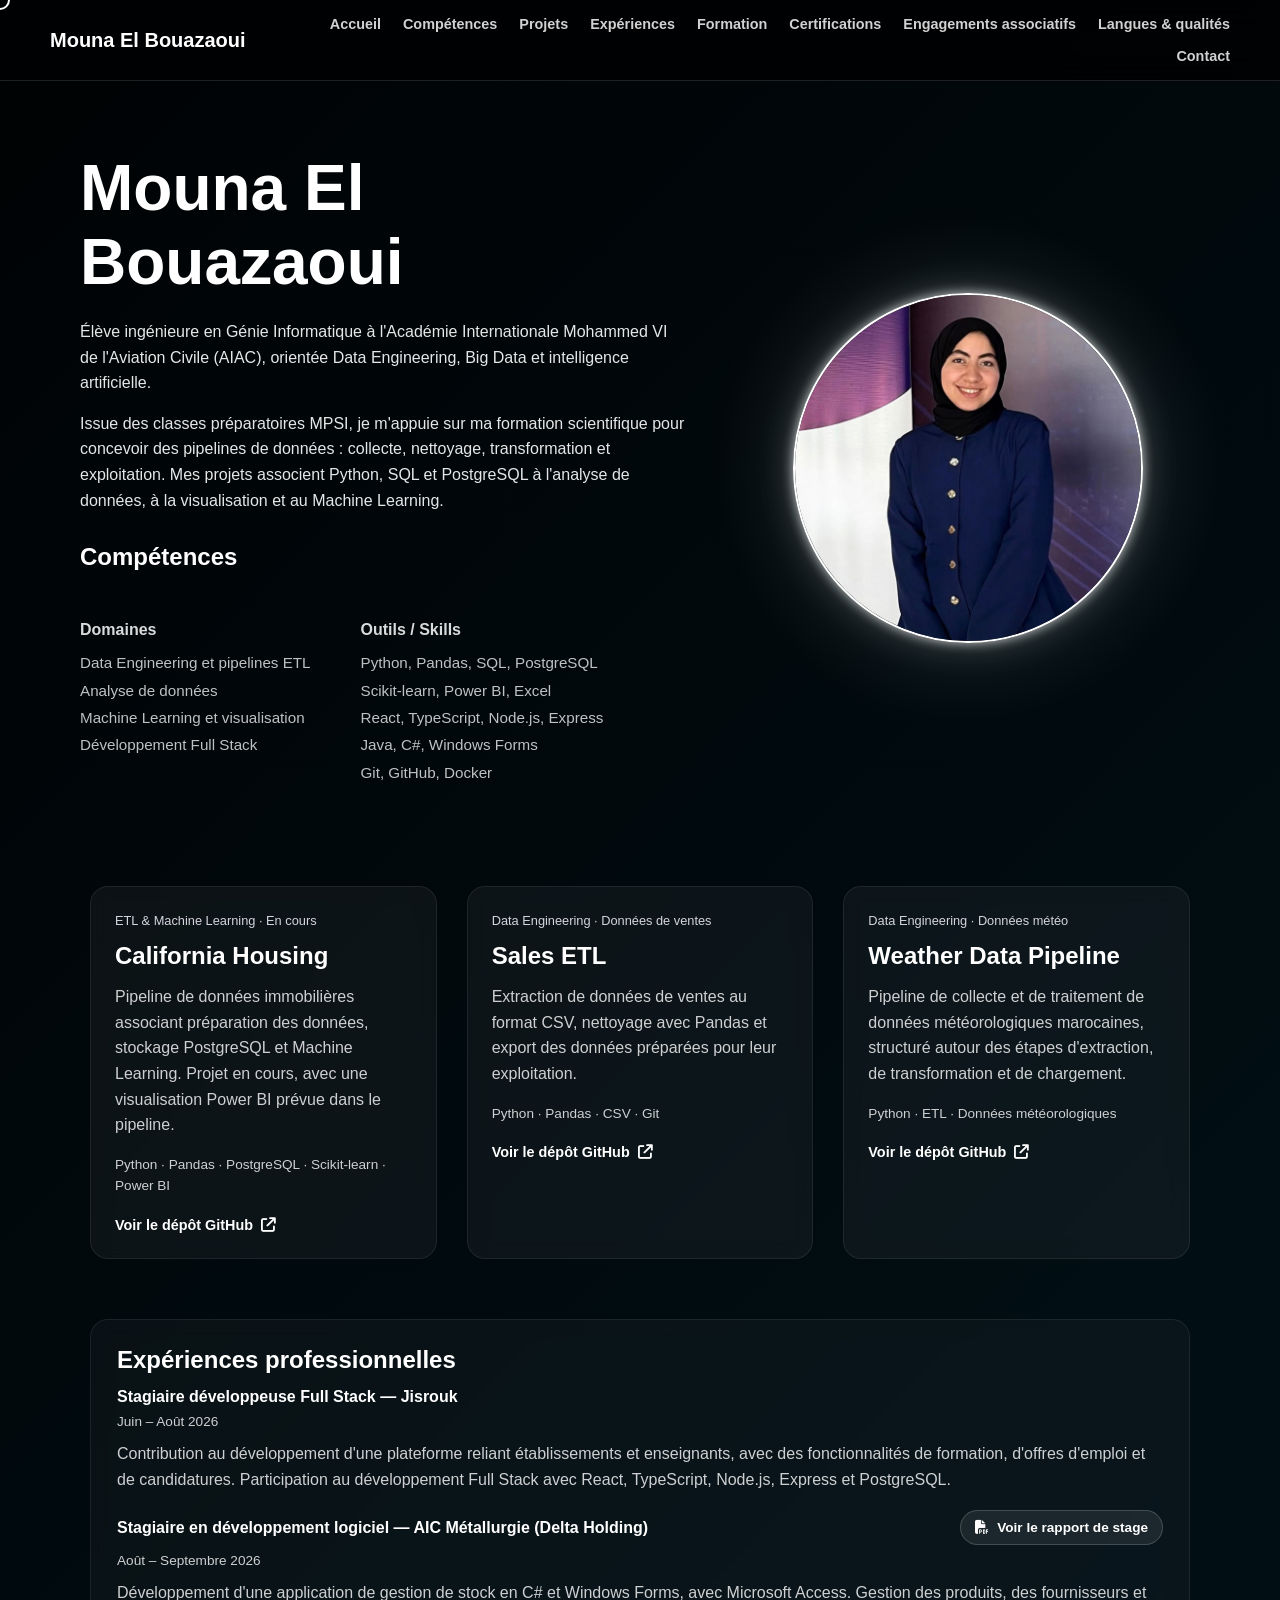
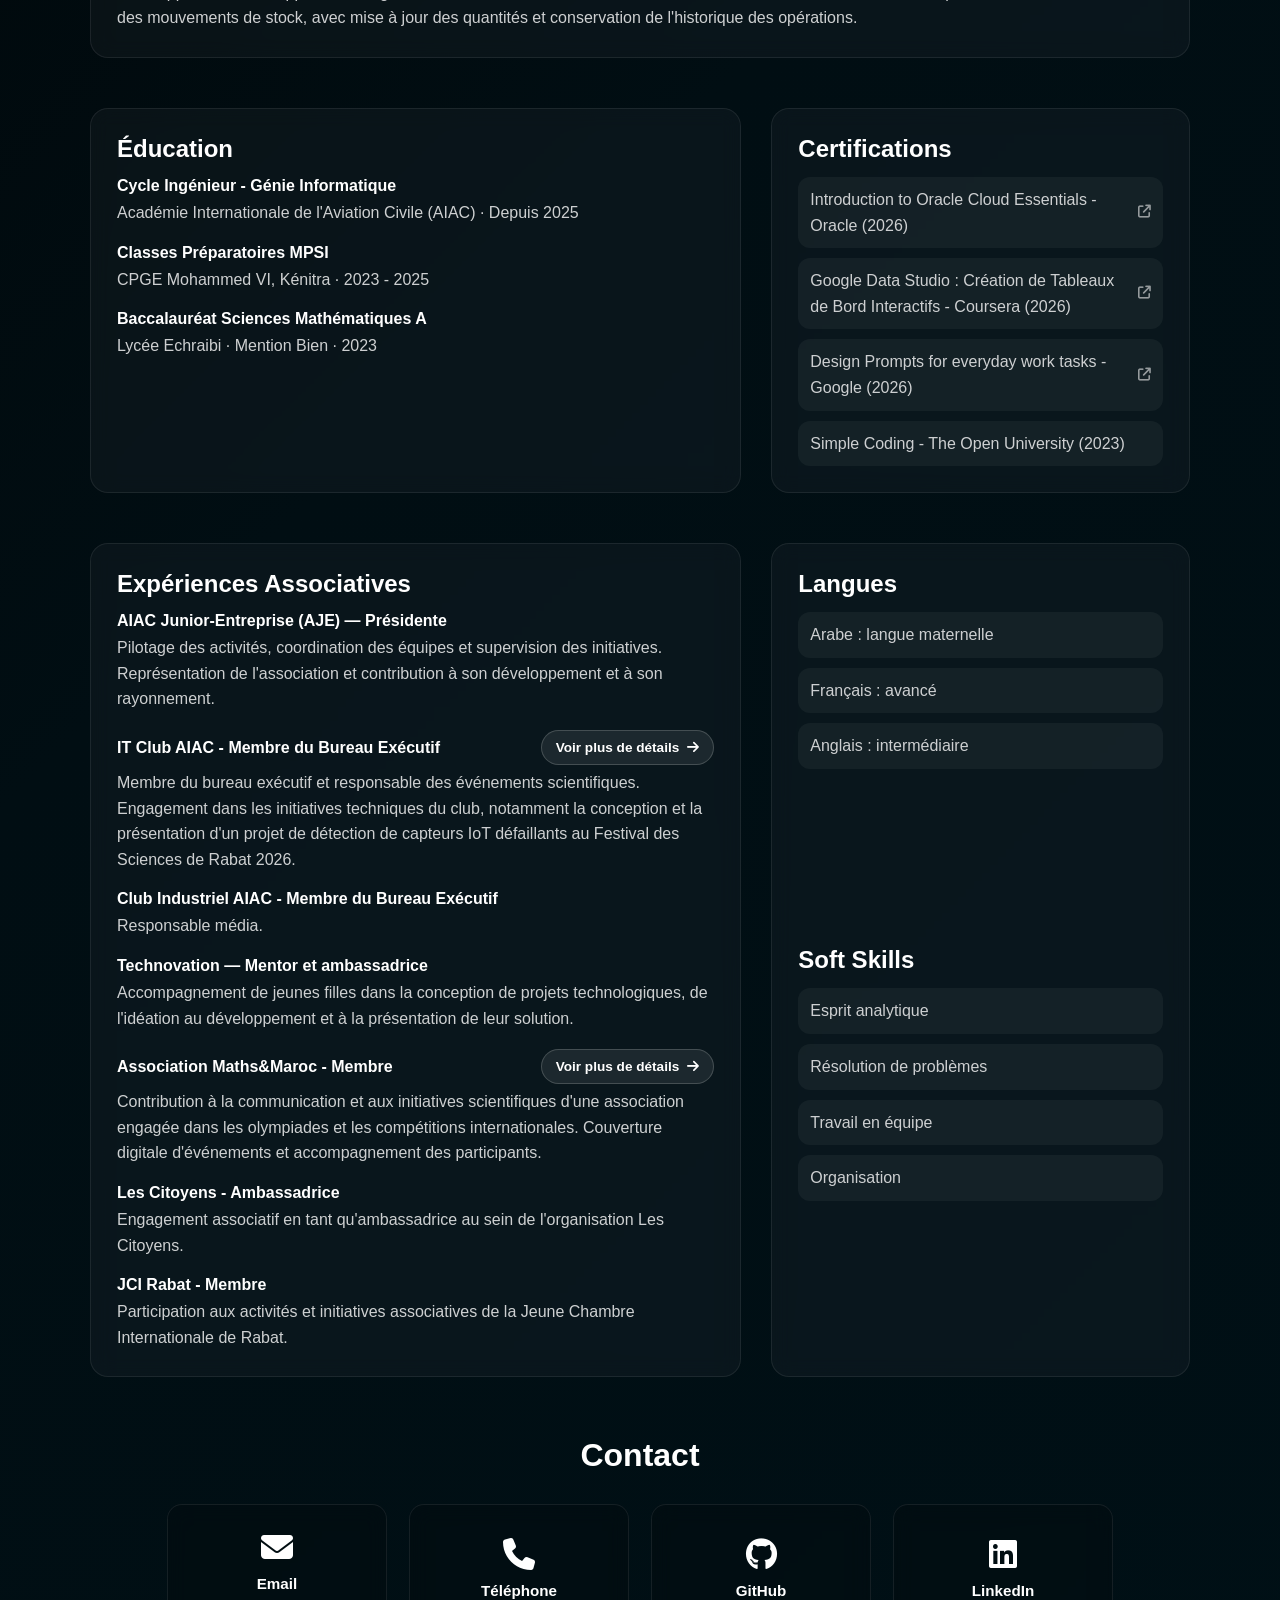
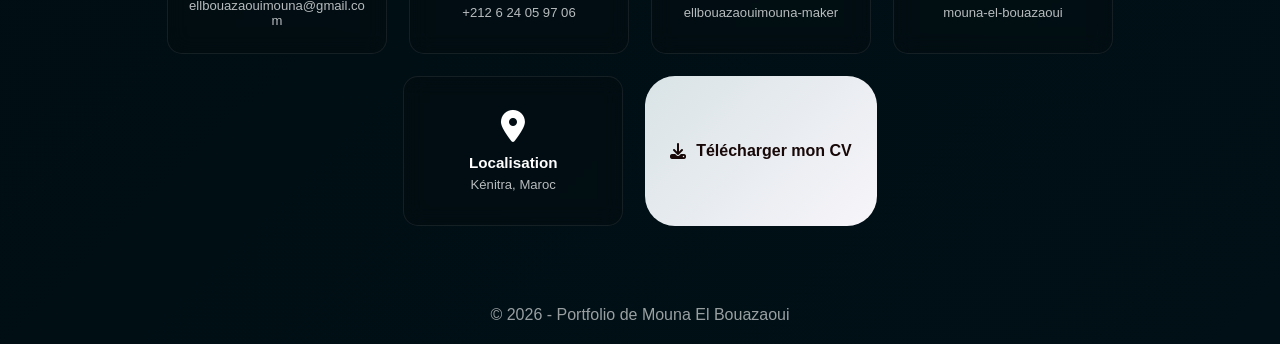
<file: index.html>
<!DOCTYPE html>
<html lang="fr">
<head>
    <meta charset="UTF-8">
    <meta name="viewport" content="width=device-width, initial-scale=1.0">
    <title>Mouna El Bouazaoui</title>
    <link rel="stylesheet" href="style.css">
    <link rel="stylesheet" href="https://cdnjs.cloudflare.com/ajax/libs/font-awesome/6.5.0/css/all.min.css">
</head>

<body>
    <div class="custom-cursor"></div>

    <header class="site-header">
        <nav class="navbar" aria-label="Navigation principale">
            <a class="navbar-brand" href="#accueil">Mouna El Bouazaoui</a>
            <div class="navbar-links">
                <a href="#accueil">Accueil</a>
                <a href="#competences">Compétences</a>
                <a href="#projets">Projets</a>
                <a href="#experiences">Expériences</a>
                <a href="#formation">Formation</a>
                <a href="#certifications">Certifications</a>
                <a href="#engagements">Engagements associatifs</a>
                <a href="#langues">Langues &amp; qualités</a>
                <a href="#contact">Contact</a>
            </div>
        </nav>
    </header>

    <main>
        <section class="hero" id="accueil">
            <div class="hero-text">
                <h1>Mouna El Bouazaoui</h1>

                <p class="subtitle">
                    Élève ingénieure en Génie Informatique à l'Académie Internationale Mohammed VI de l'Aviation Civile (AIAC), orientée Data Engineering, Big Data et intelligence artificielle.
                </p>

                <p>
                    Issue des classes préparatoires MPSI, je m'appuie sur ma formation scientifique pour concevoir des pipelines de données : collecte, nettoyage, transformation et exploitation. Mes projets associent Python, SQL et PostgreSQL à l'analyse de données, à la visualisation et au Machine Learning.
                </p>

                <div class="hero-info" id="competences">
                    <h2>Compétences</h2>
                    <div>
                        <h4>Domaines</h4>
                        <ul>
                            <li>Data Engineering et pipelines ETL</li>
                            <li>Analyse de données</li>
                            <li>Machine Learning et visualisation</li>
                            <li>Développement Full Stack</li>
                        </ul>
                    </div>

                    <div>
                        <h4>Outils / Skills</h4>
                        <ul>
                            <li>Python, Pandas, SQL, PostgreSQL</li>
                            <li>Scikit-learn, Power BI, Excel</li>
                            <li>React, TypeScript, Node.js, Express</li>
                            <li>Java, C#, Windows Forms</li>
                            <li>Git, GitHub, Docker</li>
                        </ul>
                    </div>
                </div>
            </div>

            <div class="hero-image">
                <div class="profile-visual">
                    <img src="assets/images/photo-mouna.png" alt="Photo de Mouna El Bouazaoui" onerror="this.style.display='none'; this.nextElementSibling.style.display='grid';">
                    <div class="profile-fallback" aria-hidden="true">MEB</div>
                </div>
            </div>
        </section>

        <section class="cards" id="projets" aria-label="Projets Data Engineering et Machine Learning">
            <a class="card" href="https://github.com/ellbouazaouimouna-maker/California-Housing-ETL-ML" target="_blank" rel="noopener noreferrer" aria-label="Voir le projet California Housing sur GitHub">
                <div class="card-content">
                    <span class="project-label">ETL &amp; Machine Learning · En cours</span>
                    <h2>California Housing</h2>
                    <p>Pipeline de données immobilières associant préparation des données, stockage PostgreSQL et Machine Learning. Projet en cours, avec une visualisation Power BI prévue dans le pipeline.</p>
                    <p class="project-stack">Python · Pandas · PostgreSQL · Scikit-learn · Power BI</p>
                    <span class="project-action">Voir le dépôt GitHub <i class="fas fa-arrow-up-right-from-square" aria-hidden="true"></i></span>
                </div>
            </a>

            <a class="card" href="https://github.com/ellbouazaouimouna-maker/Sales-ETL-Data-Engineering" target="_blank" rel="noopener noreferrer" aria-label="Voir le projet Sales ETL sur GitHub">
                <div class="card-content">
                    <span class="project-label">Data Engineering · Données de ventes</span>
                    <h2>Sales ETL</h2>
                    <p>Extraction de données de ventes au format CSV, nettoyage avec Pandas et export des données préparées pour leur exploitation.</p>
                    <p class="project-stack">Python · Pandas · CSV · Git</p>
                    <span class="project-action">Voir le dépôt GitHub <i class="fas fa-arrow-up-right-from-square" aria-hidden="true"></i></span>
                </div>
            </a>

            <a class="card" href="https://github.com/ellbouazaouimouna-maker/Weather-Data-Engineering-Pipeline" target="_blank" rel="noopener noreferrer" aria-label="Voir le projet Weather Data Engineering Pipeline sur GitHub">
                <div class="card-content">
                    <span class="project-label">Data Engineering · Données météo</span>
                    <h2>Weather Data Pipeline</h2>
                    <p>Pipeline de collecte et de traitement de données météorologiques marocaines, structuré autour des étapes d'extraction, de transformation et de chargement.</p>
                    <p class="project-stack">Python · ETL · Données météorologiques</p>
                    <span class="project-action">Voir le dépôt GitHub <i class="fas fa-arrow-up-right-from-square" aria-hidden="true"></i></span>
                </div>
            </a>
        </section>

        <section class="professional-experience" id="experiences" aria-labelledby="professional-experience-title">
            <article class="info-block">
                <h2 id="professional-experience-title">Expériences professionnelles</h2>
                <div class="timeline">
                    <div>
                        <div class="experience-heading">
                            <h3>Stagiaire développeuse Full Stack — Jisrouk</h3>
                        </div>
                        <p class="experience-date">Juin – Août 2026</p>
                        <p>Contribution au développement d'une plateforme reliant établissements et enseignants, avec des fonctionnalités de formation, d'offres d'emploi et de candidatures. Participation au développement Full Stack avec React, TypeScript, Node.js, Express et PostgreSQL.</p>
                    </div>
                    <div>
                        <div class="experience-heading">
                            <h3>Stagiaire en développement logiciel — AIC Métallurgie (Delta Holding)</h3>
                            <a class="report-link" href="output/pdf/rapport-stage-aic-metallurgie.pdf" target="_blank" rel="noopener noreferrer" aria-label="Voir le rapport du stage AIC Métallurgie au format PDF">
                                <i class="fas fa-file-pdf" aria-hidden="true"></i>
                                Voir le rapport de stage
                            </a>
                        </div>
                        <p class="experience-date">Août – Septembre 2026</p>
                        <p>Développement d'une application de gestion de stock en C# et Windows Forms, avec Microsoft Access. Gestion des produits, des fournisseurs et des mouvements de stock, avec mise à jour des quantités et conservation de l'historique des opérations.</p>
                    </div>
                </div>
            </article>
        </section>

        <section class="section-grid">
            <article class="info-block">
                <h2 id="formation">Éducation</h2>
                <div class="timeline">
                    <div>
                        <h3>Cycle Ingénieur - Génie Informatique</h3>
                        <p>Académie Internationale de l'Aviation Civile (AIAC) · Depuis 2025</p>
                    </div>
                    <div>
                        <h3>Classes Préparatoires MPSI</h3>
                        <p>CPGE Mohammed VI, Kénitra · 2023 - 2025</p>
                    </div>
                    <div>
                        <h3>Baccalauréat Sciences Mathématiques A</h3>
                        <p>Lycée Echraibi · Mention Bien · 2023</p>
                    </div>
                </div>
            </article>

            <article class="info-block">
                <h2 id="certifications">Certifications</h2>
                <ul class="pill-list">
                    <li>
                        <a class="certification-link" href="https://www.coursera.org/account/accomplishments/verify/Z0UGKLXMLCTJ" target="_blank" rel="noopener noreferrer" aria-label="Voir la certification Introduction to Oracle Cloud Essentials">
                            Introduction to Oracle Cloud Essentials - Oracle (2026)
                            <i class="fas fa-arrow-up-right-from-square" aria-hidden="true"></i>
                        </a>
                    </li>
                    <li>
                        <a class="certification-link" href="https://www.coursera.org/account/accomplishments/verify/S3KETOP39G07" target="_blank" rel="noopener noreferrer" aria-label="Voir la certification Google Data Studio sur Coursera">
                            Google Data Studio : Création de Tableaux de Bord Interactifs - Coursera (2026)
                            <i class="fas fa-arrow-up-right-from-square" aria-hidden="true"></i>
                        </a>
                    </li>
                    <li>
                        <a class="certification-link" href="https://www.coursera.org/account/accomplishments/verify/1ARHEZZU7ST5" target="_blank" rel="noopener noreferrer" aria-label="Voir la certification Design Prompts for everyday work tasks">
                            Design Prompts for everyday work tasks - Google (2026)
                            <i class="fas fa-arrow-up-right-from-square" aria-hidden="true"></i>
                        </a>
                    </li>
                    <li>Simple Coding - The Open University (2023)</li>
                </ul>
            </article>
        </section>

        <section class="section-grid">
            <article class="info-block">
                <h2 id="engagements">Expériences Associatives</h2>
                <div class="timeline">
                    <div>
                        <h3>AIAC Junior-Entreprise (AJE) — Présidente</h3>
                        <p>Pilotage des activités, coordination des équipes et supervision des initiatives. Représentation de l'association et contribution à son développement et à son rayonnement.</p>
                    </div>
                    <div>
                        <div class="experience-heading">
                            <h3>IT Club AIAC - Membre du Bureau Exécutif</h3>
                            <a class="details-link" href="club-it-aiac.html" target="_blank" rel="noopener noreferrer">
                                Voir plus de détails
                                <i class="fas fa-arrow-right" aria-hidden="true"></i>
                            </a>
                        </div>
                        <p>Membre du bureau exécutif et responsable des événements scientifiques. Engagement dans les initiatives techniques du club, notamment la conception et la présentation d'un projet de détection de capteurs IoT défaillants au Festival des Sciences de Rabat 2026.</p>
                    </div>
                    <div>
                        <h3>Club Industriel AIAC - Membre du Bureau Exécutif</h3>
                        <p>Responsable média.</p>
                    </div>
                    <div>
                        <h3>Technovation — Mentor et ambassadrice</h3>
                        <p>Accompagnement de jeunes filles dans la conception de projets technologiques, de l'idéation au développement et à la présentation de leur solution.</p>
                    </div>
                    <div>
                        <div class="experience-heading">
                            <h3>Association Maths&amp;Maroc - Membre</h3>
                            <a class="details-link" href="association-maths-maroc.html" target="_blank" rel="noopener noreferrer">
                                Voir plus de détails
                                <i class="fas fa-arrow-right" aria-hidden="true"></i>
                            </a>
                        </div>
                        <p>Contribution à la communication et aux initiatives scientifiques d'une association engagée dans les olympiades et les compétitions internationales. Couverture digitale d'événements et accompagnement des participants.</p>
                    </div>
                    <div>
                        <h3>Les Citoyens - Ambassadrice</h3>
                        <p>Engagement associatif en tant qu'ambassadrice au sein de l'organisation Les Citoyens.</p>
                    </div>
                    <div>
                        <h3>JCI Rabat - Membre</h3>
                        <p>Participation aux activités et initiatives associatives de la Jeune Chambre Internationale de Rabat.</p>
                    </div>
                </div>
            </article>

            <article class="info-block split-block" id="langues">
                <div>
                    <h2>Langues</h2>
                    <ul class="pill-list">
                        <li>Arabe : langue maternelle</li>
                        <li>Français : avancé</li>
                        <li>Anglais : intermédiaire</li>
                    </ul>
                </div>

                <div>
                    <h2>Soft Skills</h2>
                    <ul class="pill-list">
                        <li>Esprit analytique</li>
                        <li>Résolution de problèmes</li>
                        <li>Travail en équipe</li>
                        <li>Organisation</li>
                    </ul>
                </div>
            </article>
        </section>

        <section class="contact" id="contact">
            <h2>Contact</h2>

            <div class="contact-cards">
                <a href="mailto:ellbouazaouimouna@gmail.com" class="contact-card">
                    <i class="fas fa-envelope"></i>
                    <p>Email</p>
                    <span>ellbouazaouimouna@gmail.com</span>
                </a>

                <a href="tel:+212624059706" class="contact-card">
                    <i class="fas fa-phone"></i>
                    <p>Téléphone</p>
                    <span>+212 6 24 05 97 06</span>
                </a>

                <a href="https://github.com/ellbouazaouimouna-maker" target="_blank" rel="noopener noreferrer" class="contact-card">
                    <i class="fab fa-github"></i>
                    <p>GitHub</p>
                    <span>ellbouazaouimouna-maker</span>
                </a>

                <a href="https://www.linkedin.com/in/mouna-el-bouazaoui-bb9467207/" target="_blank" rel="noopener noreferrer" class="contact-card">
                    <i class="fab fa-linkedin"></i>
                    <p>LinkedIn</p>
                    <span>mouna-el-bouazaoui</span>
                </a>

                <div class="contact-card">
                    <i class="fas fa-location-dot"></i>
                    <p>Localisation</p>
                    <span>Kénitra, Maroc</span>
                </div>

                <a href="Mon%20CV.pdf" download="CV-Mouna-El-Bouazaoui.pdf" class="cv-button">
                    <i class="fas fa-download" aria-hidden="true"></i> Télécharger mon CV
                </a>
            </div>
        </section>
    </main>

    <footer>
        <p>© 2026 - Portfolio de Mouna El Bouazaoui</p>
    </footer>

    <script>
        const header = document.querySelector(".site-header");
        const updateHeaderOffset = () => {
            document.documentElement.style.setProperty("--header-offset", `${header.offsetHeight + 24}px`);
        };
        new ResizeObserver(updateHeaderOffset).observe(header);
        updateHeaderOffset();

        function updateClock() {
            const now = new Date();
            const hours = now.getHours().toString().padStart(2, "0");
            const minutes = now.getMinutes().toString().padStart(2, "0");
            const seconds = now.getSeconds().toString().padStart(2, "0");

            const clock = document.getElementById("clock");
            if (clock) clock.textContent = `${hours}:${minutes}:${seconds}`;
        }

        setInterval(updateClock, 1000);
        updateClock();

        const cursor = document.querySelector(".custom-cursor");

        document.addEventListener("mousemove", (e) => {
            cursor.style.left = `${e.clientX}px`;
            cursor.style.top = `${e.clientY}px`;
        });
    </script>
</body>
</html>
</file>
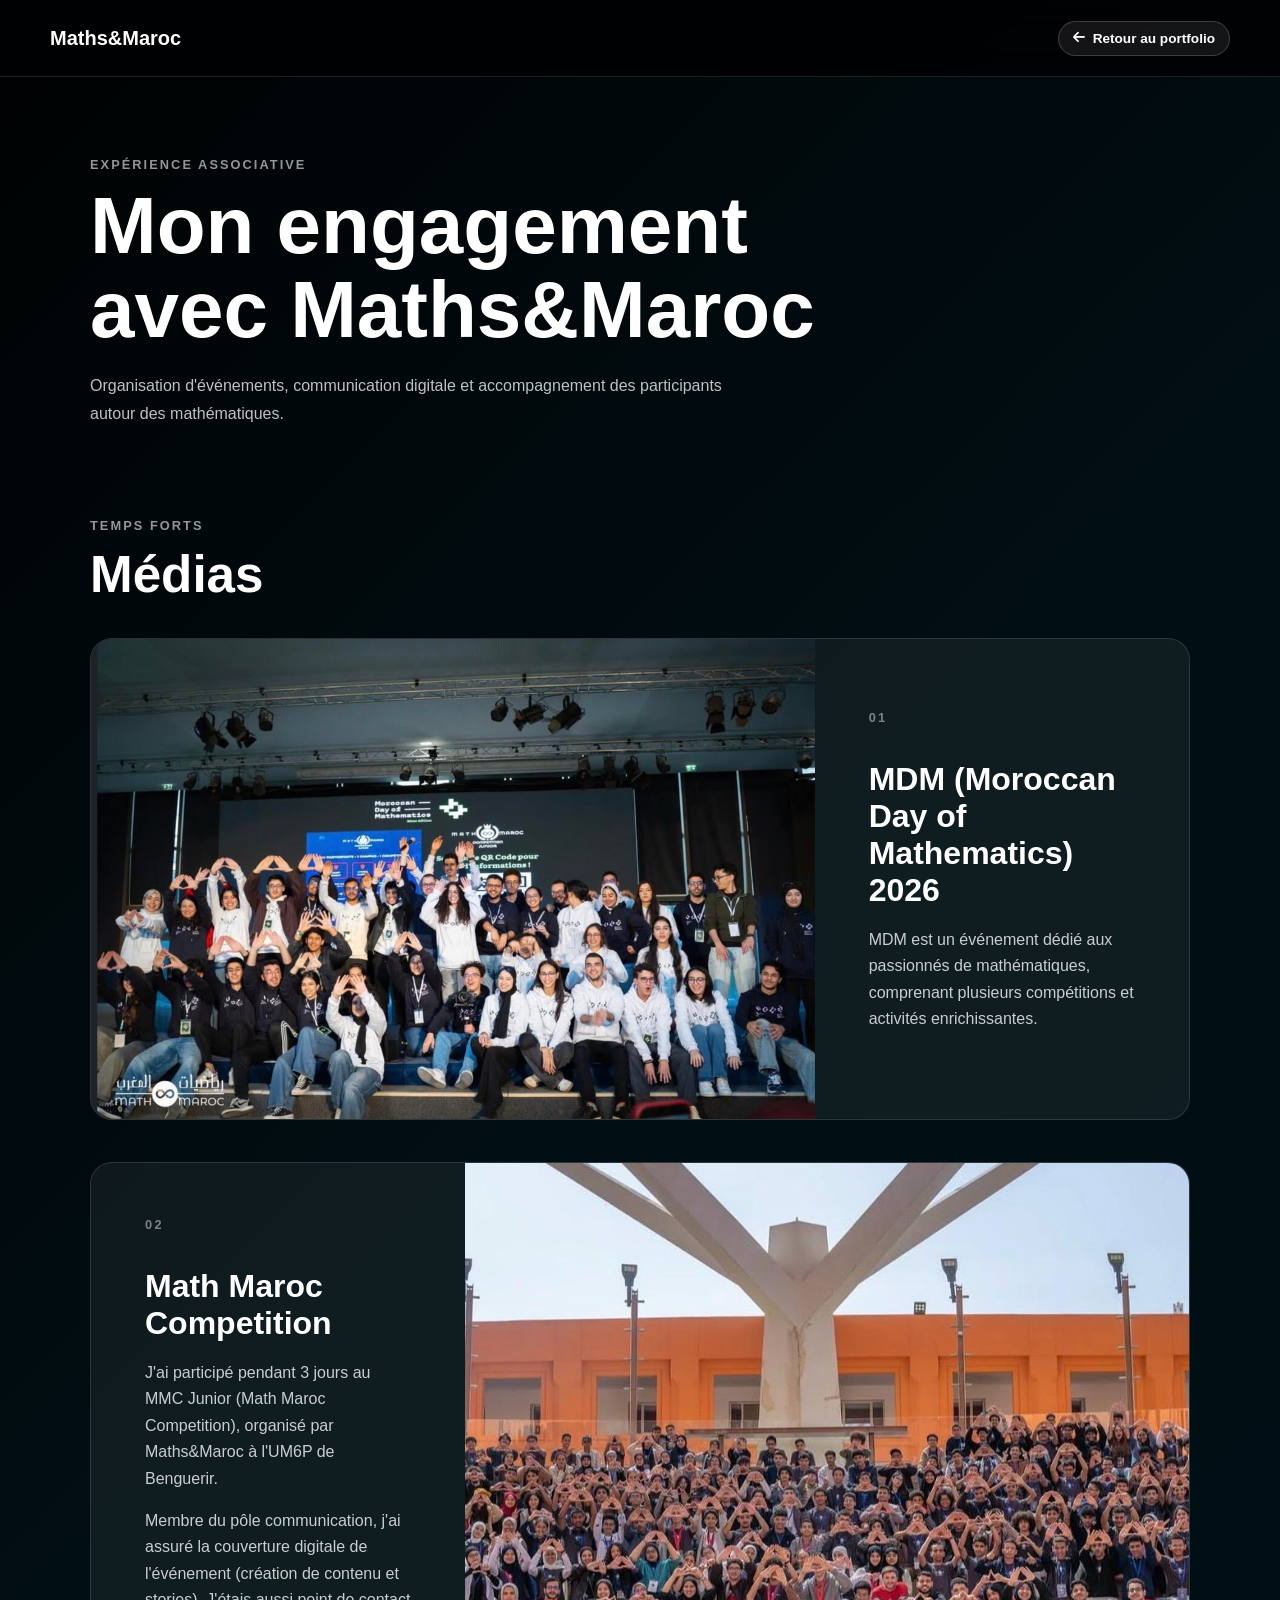
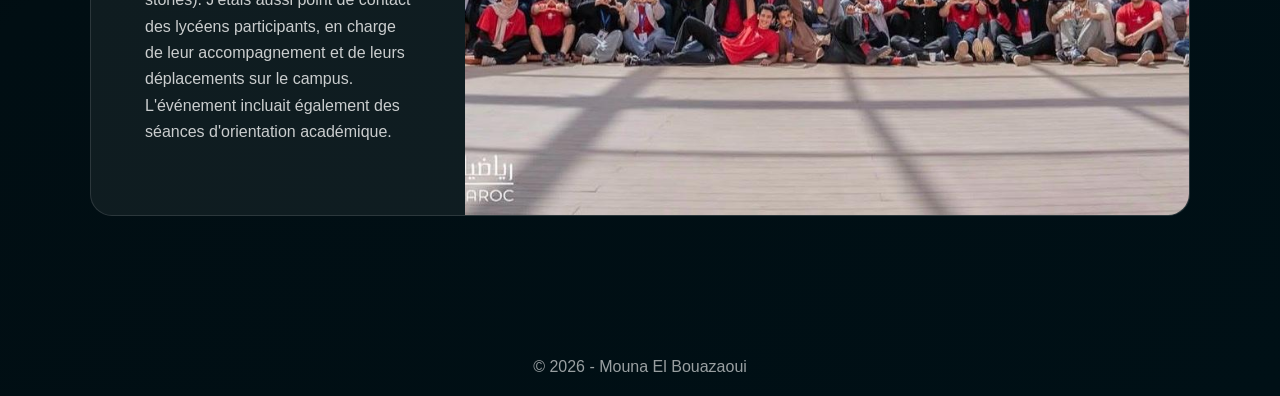
<file: association-maths-maroc.html>
<!DOCTYPE html>
<html lang="fr">
<head>
    <meta charset="UTF-8">
    <meta name="viewport" content="width=device-width, initial-scale=1.0">
    <title>Maths&amp;Maroc — Mouna El Bouazaoui</title>
    <link rel="stylesheet" href="style.css">
    <link rel="stylesheet" href="https://cdnjs.cloudflare.com/ajax/libs/font-awesome/6.5.0/css/all.min.css">
</head>
<body class="details-body">
    <header class="association-header">
        <nav class="association-nav" aria-label="Navigation Maths et Maroc">
            <a class="navbar-brand" href="#maths-maroc">Maths&amp;Maroc</a>
            <a class="details-link" href="index.html">
                <i class="fas fa-arrow-left" aria-hidden="true"></i>
                Retour au portfolio
            </a>
        </nav>
    </header>

    <main class="association-page" id="maths-maroc">
        <section class="association-intro" aria-labelledby="page-title">
            <p class="association-kicker">Expérience associative</p>
            <h1 id="page-title">Mon engagement avec Maths&amp;Maroc</h1>
            <p>Organisation d'événements, communication digitale et accompagnement des participants autour des mathématiques.</p>
        </section>

        <section class="media-section" aria-labelledby="media-title">
            <div class="media-section-heading">
                <p class="association-kicker">Temps forts</p>
                <h2 id="media-title">Médias</h2>
            </div>

            <article class="media-feature">
                <figure class="media-image">
                    <img src="assets/images/moroccan-day-mathematics.jpg" alt="Photo de groupe de l'équipe du Moroccan Day of Mathematics">
                </figure>
                <div class="media-copy">
                    <span class="media-number">01</span>
                    <h3>MDM (Moroccan Day of Mathematics) 2026</h3>
                    <p>MDM est un événement dédié aux passionnés de mathématiques, comprenant plusieurs compétitions et activités enrichissantes.</p>
                </div>
            </article>

            <article class="media-feature media-feature-reverse">
                <figure class="media-image">
                    <img src="assets/images/math-maroc-competition.jpg" alt="Photo de groupe des participants au MMC Junior organisé par Maths et Maroc à l'UM6P de Benguerir">
                </figure>
                <div class="media-copy">
                    <span class="media-number">02</span>
                    <h3>Math Maroc Competition</h3>
                    <p>J'ai participé pendant 3 jours au MMC Junior (Math Maroc Competition), organisé par Maths&amp;Maroc à l'UM6P de Benguerir.</p>
                    <p>Membre du pôle communication, j'ai assuré la couverture digitale de l'événement (création de contenu et stories). J'étais aussi point de contact des lycéens participants, en charge de leur accompagnement et de leurs déplacements sur le campus. L'événement incluait également des séances d'orientation académique.</p>
                </div>
            </article>
        </section>
    </main>

    <footer>
        <p>© 2026 - Mouna El Bouazaoui</p>
    </footer>
</body>
</html>
</file>
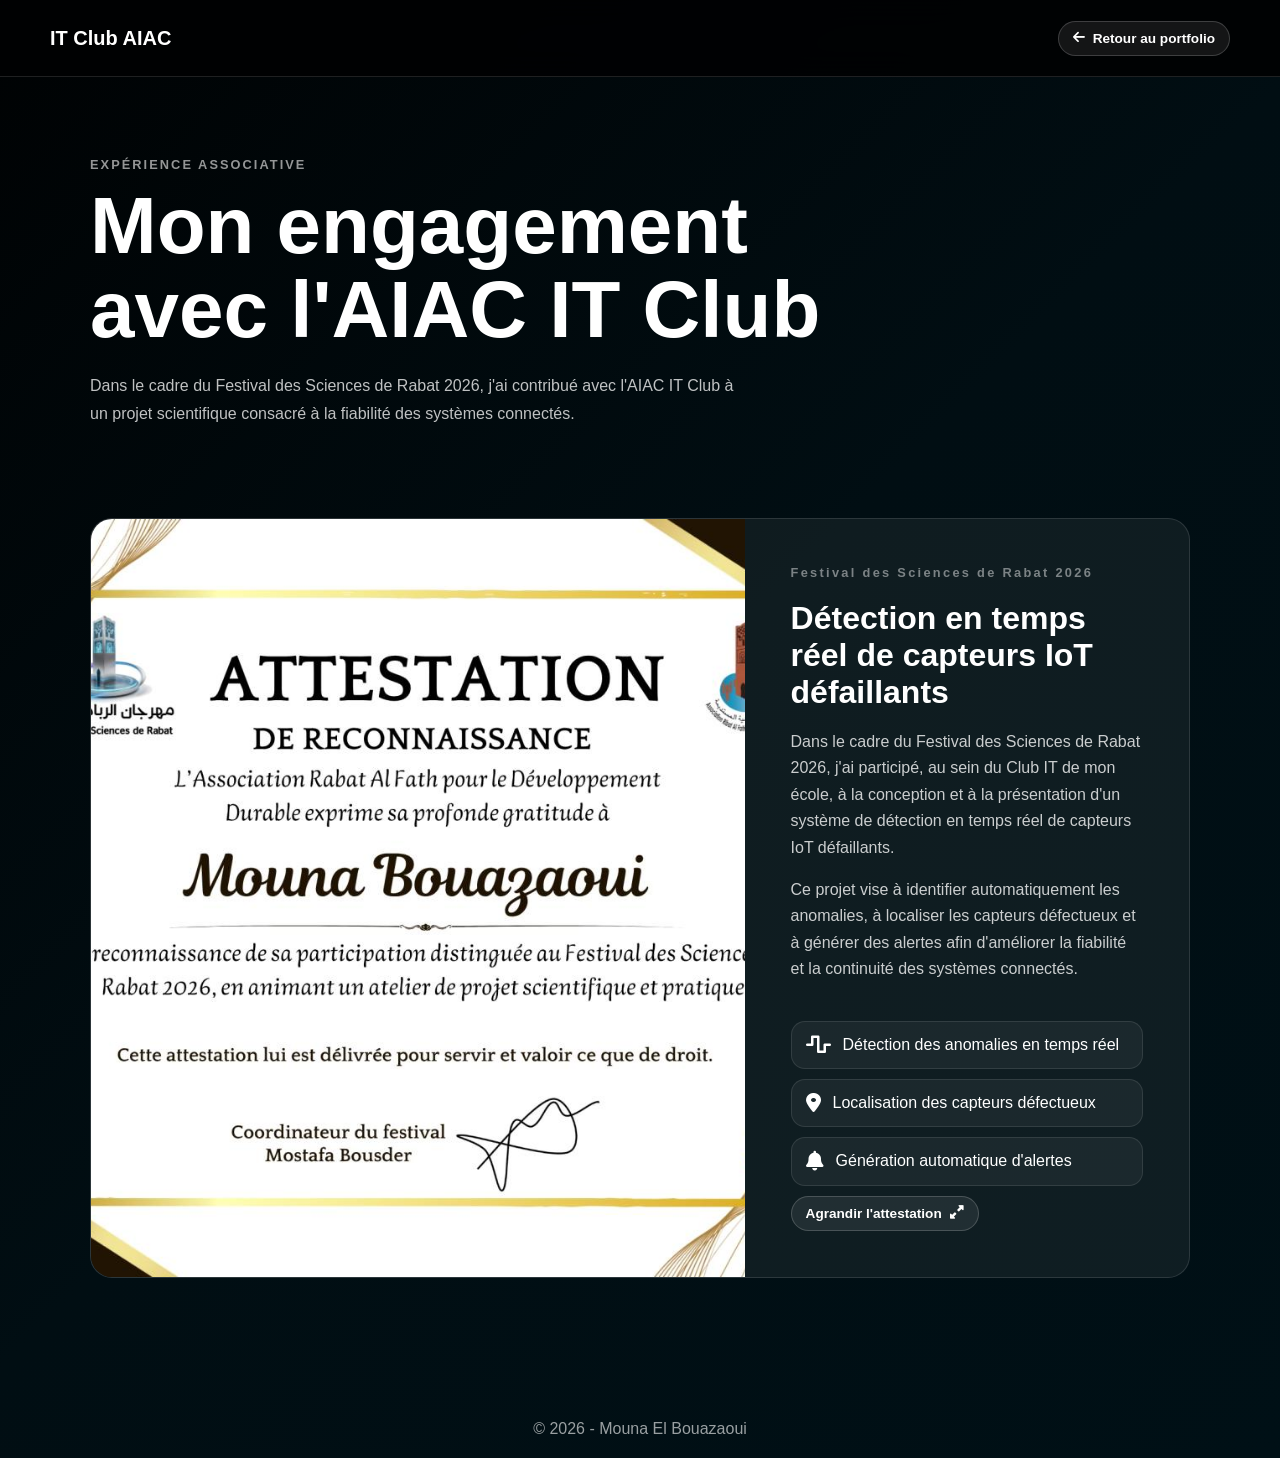
<file: club-it-aiac.html>
<!DOCTYPE html>
<html lang="fr">
<head>
    <meta charset="UTF-8">
    <meta name="viewport" content="width=device-width, initial-scale=1.0">
    <title>IT Club AIAC — Mouna El Bouazaoui</title>
    <link rel="stylesheet" href="style.css">
    <link rel="stylesheet" href="https://cdnjs.cloudflare.com/ajax/libs/font-awesome/6.5.0/css/all.min.css">
</head>
<body class="details-body">
    <header class="association-header">
        <nav class="association-nav" aria-label="Navigation IT Club AIAC">
            <a class="navbar-brand" href="#club-it">IT Club AIAC</a>
            <a class="details-link" href="index.html">
                <i class="fas fa-arrow-left" aria-hidden="true"></i>
                Retour au portfolio
            </a>
        </nav>
    </header>

    <main class="association-page" id="club-it">
        <section class="association-intro" aria-labelledby="page-title">
            <p class="association-kicker">Expérience associative</p>
            <h1 id="page-title">Mon engagement avec l'AIAC IT Club</h1>
            <p>Dans le cadre du Festival des Sciences de Rabat 2026, j'ai contribué avec l'AIAC IT Club à un projet scientifique consacré à la fiabilité des systèmes connectés.</p>
        </section>

        <section aria-labelledby="project-title">
            <article class="media-feature club-event-feature">
                <a class="media-image" href="assets/images/attestation-festival-sciences-rabat.jpg" target="_blank" rel="noopener noreferrer" aria-label="Voir l'attestation de reconnaissance en grand format">
                    <img src="assets/images/attestation-festival-sciences-rabat.jpg" alt="Attestation de reconnaissance remise à Mouna Bouazaoui pour sa participation au Festival des Sciences de Rabat 2026">
                </a>

                <div class="media-copy">
                    <span class="media-number">Festival des Sciences de Rabat 2026</span>
                    <h2 id="project-title">Détection en temps réel de capteurs IoT défaillants</h2>
                    <p>Dans le cadre du Festival des Sciences de Rabat 2026, j'ai participé, au sein du Club IT de mon école, à la conception et à la présentation d'un système de détection en temps réel de capteurs IoT défaillants.</p>
                    <p>Ce projet vise à identifier automatiquement les anomalies, à localiser les capteurs défectueux et à générer des alertes afin d'améliorer la fiabilité et la continuité des systèmes connectés.</p>

                    <ul class="project-objectives project-objectives-compact" aria-label="Objectifs du projet">
                        <li><i class="fas fa-wave-square" aria-hidden="true"></i> Détection des anomalies en temps réel</li>
                        <li><i class="fas fa-location-dot" aria-hidden="true"></i> Localisation des capteurs défectueux</li>
                        <li><i class="fas fa-bell" aria-hidden="true"></i> Génération automatique d'alertes</li>
                    </ul>

                    <a class="details-link certificate-open-link" href="assets/images/attestation-festival-sciences-rabat.jpg" target="_blank" rel="noopener noreferrer">
                        Agrandir l'attestation
                        <i class="fas fa-up-right-and-down-left-from-center" aria-hidden="true"></i>
                    </a>
                </div>
            </article>
        </section>
    </main>

    <footer>
        <p>© 2026 - Mouna El Bouazaoui</p>
    </footer>
</body>
</html>
</file>
<file: style.css>
/* Reset */
* {
    margin: 0;
    padding: 0;
    box-sizing: border-box;
}

html {
    scroll-behavior: smooth;
    --header-offset: 120px;
}

main [id] {
    scroll-margin-top: var(--header-offset);
}

body {
    font-family: Arial, sans-serif;
    background: linear-gradient(135deg, #000203, #010e13, #001016);
    color: white;
    min-height: 100vh;
    cursor: none;
}

.site-header {
    position: sticky;
    top: 0;
    z-index: 2000;
    padding: 0 40px;
    background: rgba(0, 2, 3, 0.88);
    border-bottom: 1px solid rgba(255, 255, 255, 0.12);
    backdrop-filter: blur(16px);
}

.navbar {
    width: min(1180px, 100%);
    min-height: 74px;
    margin: 0 auto;
    display: flex;
    align-items: center;
    justify-content: space-between;
    gap: 30px;
    padding: 16px 0;
}

.navbar-brand {
    color: #ffffff;
    font-size: 1.25rem;
    font-weight: 800;
    text-decoration: none;
    white-space: nowrap;
}

.navbar-links {
    display: flex;
    align-items: center;
    justify-content: flex-end;
    gap: 16px 22px;
    flex-wrap: wrap;
}

.navbar-links a {
    position: relative;
    color: rgba(255, 255, 255, 0.82);
    font-size: 0.9rem;
    font-weight: 700;
    text-decoration: none;
    transition: color 0.25s;
}

.navbar-links a::after {
    content: "";
    position: absolute;
    left: 0;
    right: 100%;
    bottom: -8px;
    height: 2px;
    background: #ffffff;
    transition: right 0.25s;
}

.navbar-links a:hover,
.navbar-links a:focus-visible {
    color: #ffffff;
}

.navbar-links a:hover::after,
.navbar-links a:focus-visible::after {
    right: 0;
}

.custom-cursor {
    width: 20px;
    height: 20px;
    border: 2px solid white;
    border-radius: 50%;
    position: fixed;
    pointer-events: none;
    transform: translate(-50%, -50%);
    transition: transform 0.1s ease;
    z-index: 9999;
}

.clock {
    position: fixed;
    top: 20px;
    right: 30px;
    font-size: 1.2rem;
    font-weight: bold;
    background: rgba(24, 15, 15, 0.1);
    padding: 10px 15px;
    border-radius: 10px;
    backdrop-filter: blur(10px);
    color: white;
    z-index: 1000;
    letter-spacing: 2px;
}

.hero {
    display: flex;
    justify-content: space-between;
    align-items: center;
    padding: 70px 80px;
    gap: 50px;
    flex-wrap: wrap;
}

.hero-text {
    flex: 1 1 420px;
}

.hero-text h1 {
    font-size: clamp(2.4rem, 7vw, 4rem);
    margin-bottom: 20px;
}

.subtitle {
    opacity: 0.8;
    margin-bottom: 20px;
}

.hero-text p {
    margin-bottom: 15px;
    line-height: 1.6;
    opacity: 0.9;
}

.hero-info {
    display: flex;
    gap: 50px;
    margin-top: 30px;
    flex-wrap: wrap;
}

.hero-info > h2 {
    flex-basis: 100%;
}

.hero-info h4 {
    margin-bottom: 10px;
    opacity: 0.85;
}

.hero-info ul {
    list-style: none;
    font-size: 0.95rem;
    line-height: 1.8;
    opacity: 0.75;
}

.hero-image {
    position: relative;
    flex: 1 1 280px;
    display: flex;
    align-items: center;
    justify-content: center;
    min-height: 430px;
    isolation: isolate;
}

.hero-image::before {
    content: "";
    position: absolute;
    width: min(520px, 120%);
    aspect-ratio: 1;
    border-radius: 50%;
    background: radial-gradient(circle, rgba(255, 255, 255, 0.18) 0%, rgba(255, 255, 255, 0.07) 42%, transparent 70%);
    filter: blur(10px);
    z-index: -1;
}

.profile-visual {
    position: relative;
    width: min(350px, 86vw);
    aspect-ratio: 1;
    border-radius: 50%;
    overflow: hidden;
    background: linear-gradient(135deg, rgba(255, 255, 255, 0.2), rgba(115, 115, 125, 0.24));
    border: 2px solid #ffffff;
    box-shadow: 0 0 12px rgba(255, 255, 255, 0.72), 0 0 42px rgba(255, 255, 255, 0.22);
    transition: transform 0.45s ease, box-shadow 0.45s ease;
}

.profile-visual img,
.profile-fallback {
    width: 100%;
    height: 100%;
}

.profile-visual img {
    object-fit: cover;
    object-position: center;
    display: block;
}

.profile-fallback {
    display: none;
    place-items: center;
    font-size: clamp(3.2rem, 10vw, 5.5rem);
    font-weight: bold;
    letter-spacing: 0;
    color: rgba(255, 255, 255, 0.86);
}

.profile-visual:hover {
    transform: scale(1.04);
    box-shadow: 0 0 16px rgba(255, 255, 255, 0.9), 0 0 58px rgba(255, 255, 255, 0.35);
}

/* Kept for compatibility if an image is used outside the fallback wrapper. */
.hero-image > img {
    width: min(350px, 100%);
    border-radius: 20px;
    transition: transform 0.5s;
}

.hero-image > img:hover {
    transform: rotateY(10deg) rotateX(5deg) scale(1.05);
}

.cards,
.professional-experience,
.section-grid,
.contact {
    max-width: 1180px;
    margin: 0 auto;
}

.professional-experience {
    padding: 0 40px 50px;
}

.cards {
    display: grid;
    grid-template-columns: repeat(3, minmax(0, 1fr));
    gap: 30px;
    padding: 30px 40px 60px;
    perspective: 1000px;
}

.card {
    display: block;
    min-height: 280px;
    background: rgba(119, 119, 131, 0.1);
    border: 1px solid rgba(255, 255, 255, 0.08);
    border-radius: 18px;
    color: inherit;
    text-decoration: none;
    cursor: pointer;
    backdrop-filter: blur(10px);
    transition: transform 0.5s, background 0.3s;
    transform-style: preserve-3d;
}

.card:hover {
    transform: rotateY(15deg) rotateX(10deg) scale(1.03);
    background: rgba(119, 119, 131, 0.16);
}

.card:focus-visible {
    outline: 2px solid #ffffff;
    outline-offset: 5px;
}

.card-content {
    padding: 24px;
    transform: translateZ(50px);
}

.project-label {
    display: block;
    margin-bottom: 12px;
    font-size: 0.8rem;
    line-height: 1.5;
    color: #d5d5df;
}

.card .project-stack {
    margin-top: 16px;
    font-size: 0.85rem;
}

.project-action {
    display: inline-flex;
    align-items: center;
    gap: 8px;
    margin-top: 20px;
    font-weight: 600;
    font-size: 0.9rem;
}

.timeline .experience-date {
    margin-bottom: 8px;
    font-size: 0.85rem;
}

.card h2,
.info-block h2 {
    margin-bottom: 14px;
}

.card p,
.timeline p,
.pill-list {
    line-height: 1.6;
    opacity: 0.8;
}

.section-grid {
    display: grid;
    grid-template-columns: minmax(0, 1.4fr) minmax(280px, 0.9fr);
    gap: 30px;
    padding: 0 40px 50px;
}

.info-block {
    background: rgba(119, 119, 131, 0.08);
    border: 1px solid rgba(255, 255, 255, 0.08);
    border-radius: 18px;
    padding: 26px;
    backdrop-filter: blur(10px);
}

.split-block {
    display: grid;
    gap: 28px;
}

.timeline {
    display: grid;
    gap: 18px;
}

.timeline h3 {
    font-size: 1rem;
    margin-bottom: 5px;
}

.experience-heading {
    display: flex;
    align-items: center;
    justify-content: space-between;
    gap: 18px;
    flex-wrap: wrap;
    margin-bottom: 5px;
}

.experience-heading h3 {
    margin-bottom: 0;
}

.report-link {
    display: inline-flex;
    align-items: center;
    gap: 8px;
    padding: 9px 14px;
    border: 1px solid rgba(255, 255, 255, 0.18);
    border-radius: 999px;
    color: white;
    background: rgba(255, 255, 255, 0.08);
    text-decoration: none;
    font-size: 0.85rem;
    font-weight: bold;
    transition: transform 0.3s, background 0.3s;
}

.report-link:hover {
    transform: translateY(-2px);
    background: rgba(255, 255, 255, 0.16);
}

.report-link:focus-visible {
    outline: 2px solid #ffffff;
    outline-offset: 3px;
}

.details-link {
    display: inline-flex;
    align-items: center;
    gap: 8px;
    padding: 9px 14px;
    border: 1px solid rgba(255, 255, 255, 0.18);
    border-radius: 999px;
    color: #ffffff;
    background: rgba(255, 255, 255, 0.08);
    text-decoration: none;
    font-size: 0.85rem;
    font-weight: bold;
    transition: transform 0.3s, background 0.3s;
}

.details-link:hover {
    transform: translateY(-2px);
    background: rgba(255, 255, 255, 0.16);
}

.details-link:focus-visible {
    outline: 2px solid #ffffff;
    outline-offset: 3px;
}

.details-link i {
    transition: transform 0.3s;
}

.details-link:hover i {
    transform: translateX(3px);
}

.details-page {
    min-height: 100vh;
    display: grid;
    place-items: center;
    padding: 40px 24px;
}

.details-body {
    cursor: auto;
}

.details-placeholder {
    width: min(720px, 100%);
    padding: clamp(28px, 6vw, 60px);
    border: 1px solid rgba(255, 255, 255, 0.12);
    border-radius: 22px;
    background: rgba(119, 119, 131, 0.1);
    text-align: center;
    backdrop-filter: blur(12px);
}

.details-placeholder h1 {
    margin-bottom: 16px;
    font-size: clamp(2rem, 7vw, 3.4rem);
}

.details-placeholder p {
    margin-bottom: 28px;
    line-height: 1.7;
    opacity: 0.78;
}

.association-header {
    position: sticky;
    top: 0;
    z-index: 1000;
    padding: 0 40px;
    background: rgba(0, 2, 3, 0.9);
    border-bottom: 1px solid rgba(255, 255, 255, 0.12);
    backdrop-filter: blur(16px);
}

.association-nav {
    width: min(1180px, 100%);
    min-height: 76px;
    margin: 0 auto;
    display: flex;
    align-items: center;
    justify-content: space-between;
    gap: 24px;
}

.association-page {
    width: min(1180px, 100%);
    margin: 0 auto;
    padding: 80px 40px;
}

.association-intro {
    max-width: 800px;
    margin-bottom: 90px;
}

.association-kicker {
    margin-bottom: 12px;
    color: rgba(255, 255, 255, 0.58);
    font-size: 0.8rem;
    font-weight: 800;
    letter-spacing: 0.16em;
    text-transform: uppercase;
}

.association-intro h1 {
    margin-bottom: 20px;
    font-size: clamp(2.5rem, 7vw, 5rem);
    line-height: 1.05;
}

.association-intro > p:last-child {
    max-width: 650px;
    line-height: 1.75;
    opacity: 0.75;
}

.media-section-heading {
    margin-bottom: 34px;
}

.media-section-heading h2 {
    font-size: clamp(2rem, 5vw, 3.2rem);
}

.media-feature {
    display: grid;
    grid-template-columns: minmax(0, 1.45fr) minmax(280px, 0.75fr);
    min-height: 480px;
    margin-bottom: 42px;
    overflow: hidden;
    border: 1px solid rgba(255, 255, 255, 0.12);
    border-radius: 22px;
    background: rgba(255, 255, 255, 0.06);
}

.media-feature-reverse {
    grid-template-columns: minmax(280px, 0.75fr) minmax(0, 1.45fr);
}

.media-feature-reverse .media-placeholder,
.media-feature-reverse .media-image {
    order: 2;
}

.media-placeholder {
    min-height: 480px;
    display: grid;
    place-content: center;
    gap: 14px;
    color: rgba(255, 255, 255, 0.55);
    background: radial-gradient(circle at center, rgba(255, 255, 255, 0.12), rgba(255, 255, 255, 0.025) 65%);
    text-align: center;
}

.media-placeholder i {
    font-size: 3rem;
}

.media-image {
    min-height: 480px;
    overflow: hidden;
    background: rgba(255, 255, 255, 0.04);
}

.media-image img {
    width: 100%;
    height: 100%;
    display: block;
    object-fit: cover;
    object-position: center;
    transition: transform 0.6s ease;
}

.media-feature:hover .media-image img {
    transform: scale(1.025);
}

.media-copy {
    display: flex;
    flex-direction: column;
    justify-content: center;
    padding: clamp(28px, 5vw, 54px);
}

.media-number {
    margin-bottom: 36px;
    font-size: 0.8rem;
    font-weight: 800;
    letter-spacing: 0.18em;
    opacity: 0.45;
}

.media-copy h3 {
    margin-bottom: 18px;
    font-size: clamp(1.4rem, 3vw, 2rem);
}

.media-copy p {
    margin-bottom: 16px;
    line-height: 1.65;
    opacity: 0.78;
}

.club-project {
    display: grid;
    gap: 42px;
}

.club-project-copy,
.certificate-block {
    padding: clamp(28px, 5vw, 54px);
    border: 1px solid rgba(255, 255, 255, 0.12);
    border-radius: 22px;
    background: rgba(255, 255, 255, 0.06);
}

.club-project-copy h2,
.certificate-heading h2 {
    margin: 10px 0 20px;
    font-size: clamp(1.6rem, 4vw, 2.5rem);
}

.club-project-copy > p {
    max-width: 850px;
    margin-bottom: 16px;
    line-height: 1.75;
    opacity: 0.78;
}

.project-objectives {
    display: grid;
    grid-template-columns: repeat(3, minmax(0, 1fr));
    gap: 16px;
    margin-top: 34px;
    list-style: none;
}

.project-objectives li {
    display: flex;
    align-items: center;
    gap: 12px;
    min-height: 86px;
    padding: 18px;
    border: 1px solid rgba(255, 255, 255, 0.1);
    border-radius: 14px;
    background: rgba(255, 255, 255, 0.05);
    line-height: 1.4;
}

.project-objectives i {
    font-size: 1.25rem;
}

.project-objectives-compact {
    grid-template-columns: 1fr;
    gap: 10px;
    margin-top: 22px;
}

.project-objectives-compact li {
    min-height: 0;
    padding: 12px 14px;
}

.club-event-feature {
    grid-template-columns: minmax(0, 1.25fr) minmax(340px, 0.85fr);
}

.club-event-feature .media-copy {
    padding: clamp(28px, 4vw, 46px);
}

.club-event-feature .media-number {
    margin-bottom: 20px;
}

.club-event-feature .media-copy h2 {
    margin-bottom: 18px;
    font-size: clamp(1.45rem, 3vw, 2rem);
}

.certificate-open-link {
    align-self: flex-start;
    margin-top: 10px;
}

.certificate-heading {
    display: flex;
    align-items: center;
    justify-content: space-between;
    gap: 24px;
    margin-bottom: 28px;
}

.certificate-image {
    display: block;
    overflow: hidden;
    border: 1px solid rgba(255, 255, 255, 0.12);
    border-radius: 16px;
    background: #ffffff;
}

.certificate-image img {
    width: 100%;
    display: block;
    transition: transform 0.5s ease;
}

.certificate-image:hover img {
    transform: scale(1.015);
}

.report-link-disabled {
    cursor: not-allowed;
    opacity: 0.5;
}

.report-link-disabled:hover {
    transform: none;
    background: rgba(255, 255, 255, 0.08);
}

.pill-list {
    display: grid;
    gap: 10px;
    list-style: none;
}

.pill-list li {
    background: rgba(255, 255, 255, 0.06);
    border-radius: 12px;
    padding: 10px 12px;
}

.certification-link {
    display: flex;
    align-items: center;
    justify-content: space-between;
    gap: 12px;
    color: inherit;
    text-decoration: none;
}

.certification-link i {
    flex: 0 0 auto;
    font-size: 0.8rem;
    opacity: 0.7;
    transition: transform 0.25s, opacity 0.25s;
}

.certification-link:hover i {
    transform: translate(2px, -2px);
    opacity: 1;
}

.certification-link:focus-visible {
    outline: 2px solid #ffffff;
    outline-offset: 5px;
    border-radius: 6px;
}

.contact {
    text-align: center;
    padding: 10px 40px 60px;
}

.contact h2 {
    font-size: 2rem;
    margin-bottom: 30px;
}

.contact-cards {
    display: flex;
    justify-content: center;
    gap: 22px;
    perspective: 1000px;
    flex-wrap: wrap;
}

.contact-card {
    width: 220px;
    min-height: 150px;
    background: rgba(15, 0, 0, 0.1);
    border: 1px solid rgba(255, 255, 255, 0.08);
    border-radius: 15px;
    backdrop-filter: blur(10px);
    text-decoration: none;
    color: white;
    display: flex;
    flex-direction: column;
    justify-content: center;
    align-items: center;
    gap: 6px;
    padding: 18px;
    transition: transform 0.5s, background 0.3s;
    transform-style: preserve-3d;
}

.contact-card:hover {
    transform: rotateY(-15deg) rotateX(10deg) scale(1.05);
    background: #08000033;
}

.contact-card i {
    font-size: 2rem;
    margin-bottom: 6px;
    transition: transform 0.3s, color 0.3s;
}

.contact-card p {
    font-size: 0.95rem;
    font-weight: bold;
}

.contact-card span {
    color: rgba(255, 255, 255, 0.72);
    font-size: 0.82rem;
    overflow-wrap: anywhere;
}

.contact-card:hover i {
    transform: scale(1.2);
    color: #bcefff;
}

.fa-github {
    color: #ffffff;
}

.contact-card:hover .fa-github {
    color: #6e40c9;
}

.cv-button {
    display: inline-flex;
    align-items: center;
    justify-content: center;
    gap: 10px;
    min-height: 52px;
    padding: 14px 25px;
    border-radius: 30px;
    background: linear-gradient(135deg, #d9e3e6, #f7f5fa);
    color: rgb(24, 8, 8);
    text-decoration: none;
    font-weight: bold;
    transition: transform 0.3s, box-shadow 0.3s;
}

.cv-button:hover {
    transform: translateY(-3px);
    box-shadow: 0 10px 20px rgba(0, 0, 0, 0.3);
}

footer {
    text-align: center;
    padding: 20px;
    opacity: 0.6;
}

@media (max-width: 860px) {
    body {
        cursor: auto;
    }

    .custom-cursor {
        display: none;
    }

    .site-header {
        padding: 0 24px;
    }

    .navbar {
        min-height: 68px;
        flex-direction: column;
        align-items: flex-start;
        gap: 16px;
    }

    .navbar-links {
        gap: 16px;
        justify-content: flex-start;
    }

    .association-header {
        padding: 0 24px;
    }

    .association-page {
        padding: 60px 24px;
    }

    .media-feature,
    .media-feature-reverse {
        grid-template-columns: 1fr;
    }

    .media-feature-reverse .media-placeholder,
    .media-feature-reverse .media-image {
        order: 0;
    }

    .media-placeholder,
    .media-image {
        min-height: 340px;
    }

    .project-objectives {
        grid-template-columns: 1fr;
    }

    .clock {
        position: static;
        width: max-content;
        margin: 18px auto 0;
    }

    .hero {
        padding: 45px 24px;
    }

    .hero-image {
        min-height: 360px;
    }

    .cards,
    .professional-experience,
    .section-grid {
        grid-template-columns: 1fr;
        padding-left: 24px;
        padding-right: 24px;
    }

    .contact {
        padding-left: 24px;
        padding-right: 24px;
    }
}

@media (max-width: 520px) {
    .navbar {
        align-items: flex-start;
        flex-direction: column;
        gap: 12px;
        padding: 16px 0;
    }

    .navbar-links {
        width: 100%;
        justify-content: flex-start;
        gap: 10px;
        flex-wrap: wrap;
    }

    .navbar-links a {
        font-size: 0.78rem;
        white-space: nowrap;
    }

    .association-nav,
    .certificate-heading {
        align-items: flex-start;
        flex-direction: column;
    }

    .hero-info {
        gap: 24px;
    }

    .contact-card {
        width: 100%;
    }

    .cv-button {
        width: 100%;
    }
}
</file>
